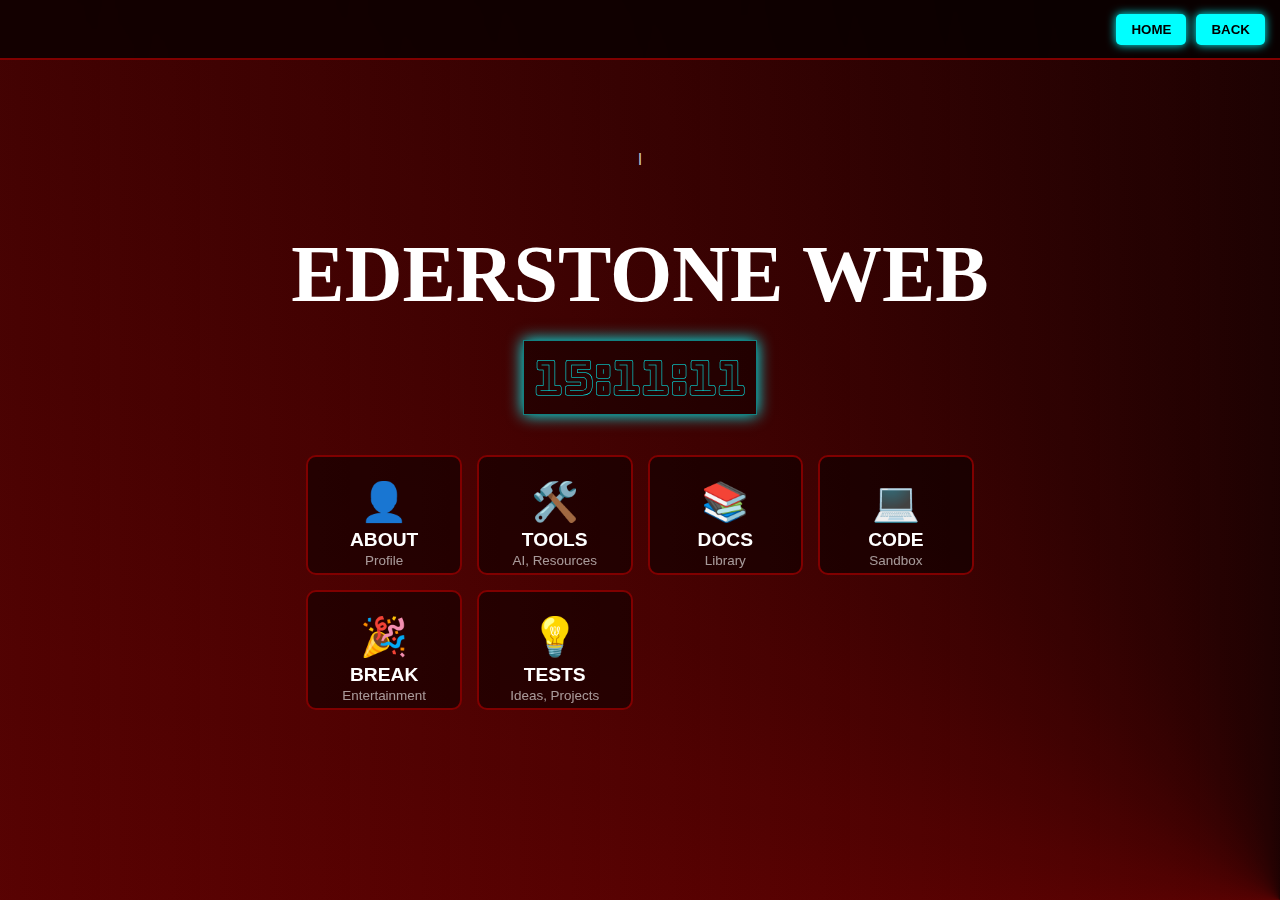
<file: index.html>
<!DOCTYPE html>
<html lang="en">
<head>
    
l<!-- Standard Favicon -->
<link rel="icon" type="image/png" sizes="32x32" href="assets/icons/favicon-32.png">
<link rel="icon" type="image/x-icon" href="assets/icons/favicon.ico">

<!-- Touch Icons -->
<link rel="apple-touch-icon" sizes="192x192" href="assets/icons/icon-192.png">
<link rel="apple-touch-icon" sizes="512x512" href="assets/icons/icon-512.png">

<!-- Web App Manifest -->
<link rel="manifest" href="manifest.json">
<meta name="theme-color" content="#000000">

    <meta charset="UTF-8">
    <meta name="viewport" content="width=device-width, initial-scale=1.0, maximum-scale=1.0, user-scalable=no">
    <title>EDERSTONE WEB - Home</title>
    <link rel="stylesheet" href="index.css">
    <link rel="preconnect" href="https://fonts.googleapis.com">
    <link rel="preconnect" href="https://fonts.gstatic.com" crossorigin>
    <link href="https://fonts.googleapis.com/css2?family=Press+Start+2P&family=Bungee+Outline&display=swap" rel="stylesheet">
</head>
<body>

    <div id="pixel-background"></div> 

    <header id="fixed-nav">
        <button id="home-btn" onclick="window.location.href='index.html'">HOME</button>
        <button id="back-btn">BACK</button>
    </header>

    <main id="main-content">
        
        <h1 id="main-title">EDERSTONE WEB</h1>

        <div id="time-display">
            <span id="current-time">00:00:00</span>
        </div>

        <div id="game-console"></div>

        <div class="navigation-grid">
            <a href="about.html" class="nav-button" data-label="Profile">
                <span class="icon">👤</span> About
            </a>
            <a href="tools.html" class="nav-button" data-label="AI, Resources">
                <span class="icon">🛠️</span> Tools
            </a>
            <a href="docs.html" class="nav-button" data-label="Library">
                <span class="icon">📚</span> Docs
            </a>
            <a href="code.html" class="nav-button" data-label="Sandbox">
                <span class="icon">💻</span> Code
            </a>
            <a href="break.html" class="nav-button" data-label="Entertainment">
                <span class="icon">🎉</span> Break
            </a>
            <a href="test.html" class="nav-button" data-label="Ideas, Projects">
                <span class="icon">💡</span> Tests
            </a>
        </div>

    </main>

    <script src="index.js"></script>
    <script>
  if ("serviceWorker" in navigator) {
    navigator.serviceWorker.register("/service-worker.js")
      .catch(err => console.log("SW registration failed:", err));
  }
</script>

</body>
</html>
</file>
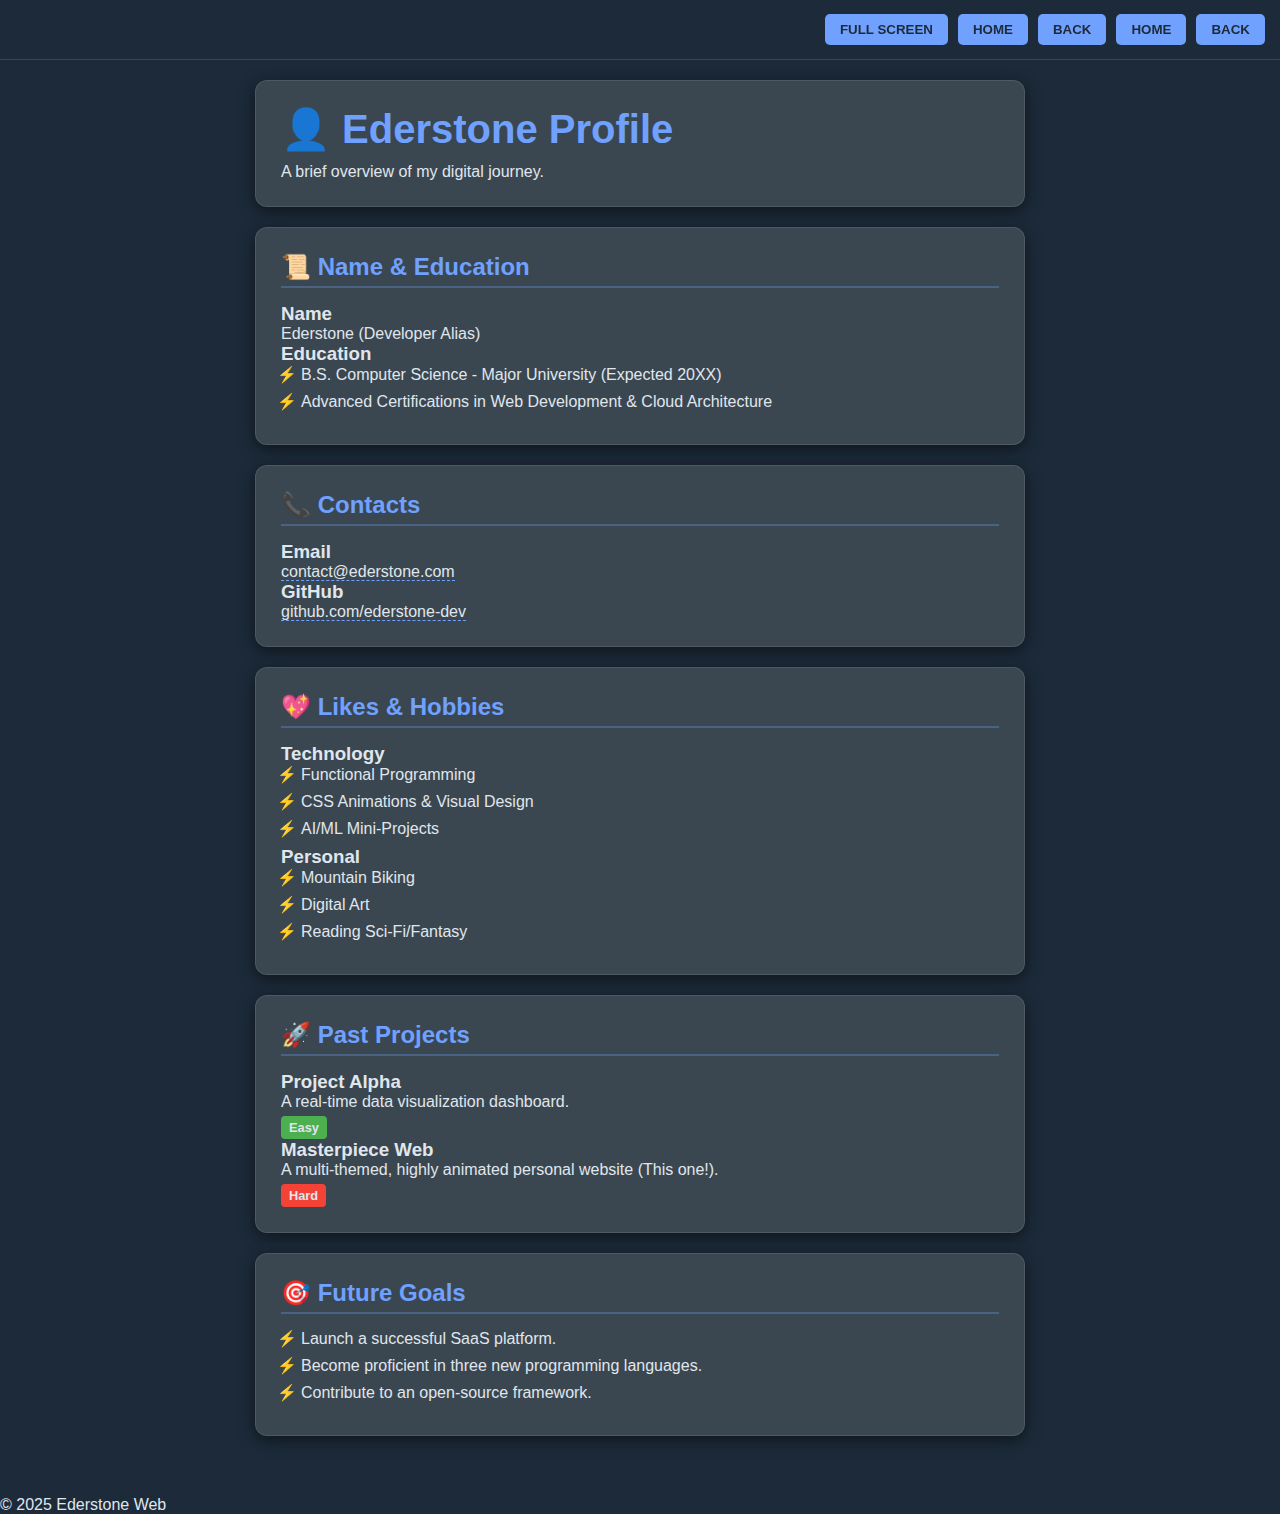
<file: about.html>
<!DOCTYPE html>
<html lang="en">
<head>

<!-- Standard Favicon -->
<link rel="icon" type="image/png" sizes="32x32" href="assets/icons/favicon-32.png">
<link rel="icon" type="image/x-icon" href="assets/icons/favicon.ico">

<!-- Touch Icons -->
<link rel="apple-touch-icon" sizes="192x192" href="assets/icons/icon-192.png">
<link rel="apple-touch-icon" sizes="512x512" href="assets/icons/icon-512.png">

<!-- Web App Manifest -->
<link rel="manifest" href="manifest.json">
<meta name="theme-color" content="#000000">


    <meta charset="UTF-8">
    <meta name="viewport" content="width=device-width, initial-scale=1.0, maximum-scale=1.0, user-scalable=no">
    <title>Ederstone Web - About</title>
    <link rel="stylesheet" href="about.css">
    <link rel="preconnect" href="https://fonts.googleapis.com">
    <link rel="preconnect" href="https://fonts.gstatic.com" crossorigin>
    <link href="https://fonts.googleapis.com/css2?family=Bungee+Inline&family=Roboto:wght@300;400;700&display=swap" rel="stylesheet">
</head>
<body>

    <header id="fixed-nav">
        
        <button id="fullscreen-btn">FULL SCREEN</button>
        <!-- END OF PASTE -->
        
        <button id="home-btn" onclick="window.location.href='index.html'">HOME</button>
        <button id="back-btn">BACK</button>
        <button id="home-btn">HOME</button>
        <button id="back-btn">BACK</button>
    </header>

    <main id="about-content">
        <section class="profile-card">
            <h1>👤 Ederstone Profile</h1>
            <p class="subtitle">A brief overview of my digital journey.</p>
        </section>

        <section class="profile-section" id="name-education">
            <h2>📜 Name & Education</h2>
            <div class="detail-block">
                <h3>Name</h3>
                <p>Ederstone (Developer Alias)</p>
            </div>
            <div class="detail-block">
                <h3>Education</h3>
                <ul>
                    <li>B.S. Computer Science - Major University (Expected 20XX)</li>
                    <li>Advanced Certifications in Web Development & Cloud Architecture</li>
                </ul>
            </div>
        </section>

        <section class="profile-section" id="contacts">
            <h2>📞 Contacts</h2>
            <div class="detail-block">
                <h3>Email</h3>
                <p><a href="mailto:contact@ederstone.com">contact@ederstone.com</a></p>
            </div>
            <div class="detail-block">
                <h3>GitHub</h3>
                <p><a href="https://github.com/ederstone-dev" target="_blank">github.com/ederstone-dev</a></p>
            </div>
        </section>

        <section class="profile-section" id="likes-hobbies">
            <h2>💖 Likes & Hobbies</h2>
            <div class="detail-list">
                <h3>Technology</h3>
                <ul>
                    <li>Functional Programming</li>
                    <li>CSS Animations & Visual Design</li>
                    <li>AI/ML Mini-Projects</li>
                </ul>
                <h3>Personal</h3>
                <ul>
                    <li>Mountain Biking</li>
                    <li>Digital Art</li>
                    <li>Reading Sci-Fi/Fantasy</li>
                </ul>
            </div>
        </section>

        <section class="profile-section" id="past-projects">
            <h2>🚀 Past Projects</h2>
            <div class="project-item">
                <h3>Project Alpha</h3>
                <p>A real-time data visualization dashboard.</p>
                <span class="difficulty easy">Easy</span>
            </div>
            <div class="project-item">
                <h3>Masterpiece Web</h3>
                <p>A multi-themed, highly animated personal website (This one!).</p>
                <span class="difficulty hard">Hard</span>
            </div>
        </section>

        <section class="profile-section" id="future-goals">
            <h2>🎯 Future Goals</h2>
            <ul>
                <li>Launch a successful SaaS platform.</li>
                <li>Become proficient in three new programming languages.</li>
                <li>Contribute to an open-source framework.</li>
            </ul>
        </section>

    </main>

    <footer>
        <p>&copy; 2025 Ederstone Web</p>
    </footer>

    <script src="about.js"></script>
</body>
</html>
</file>
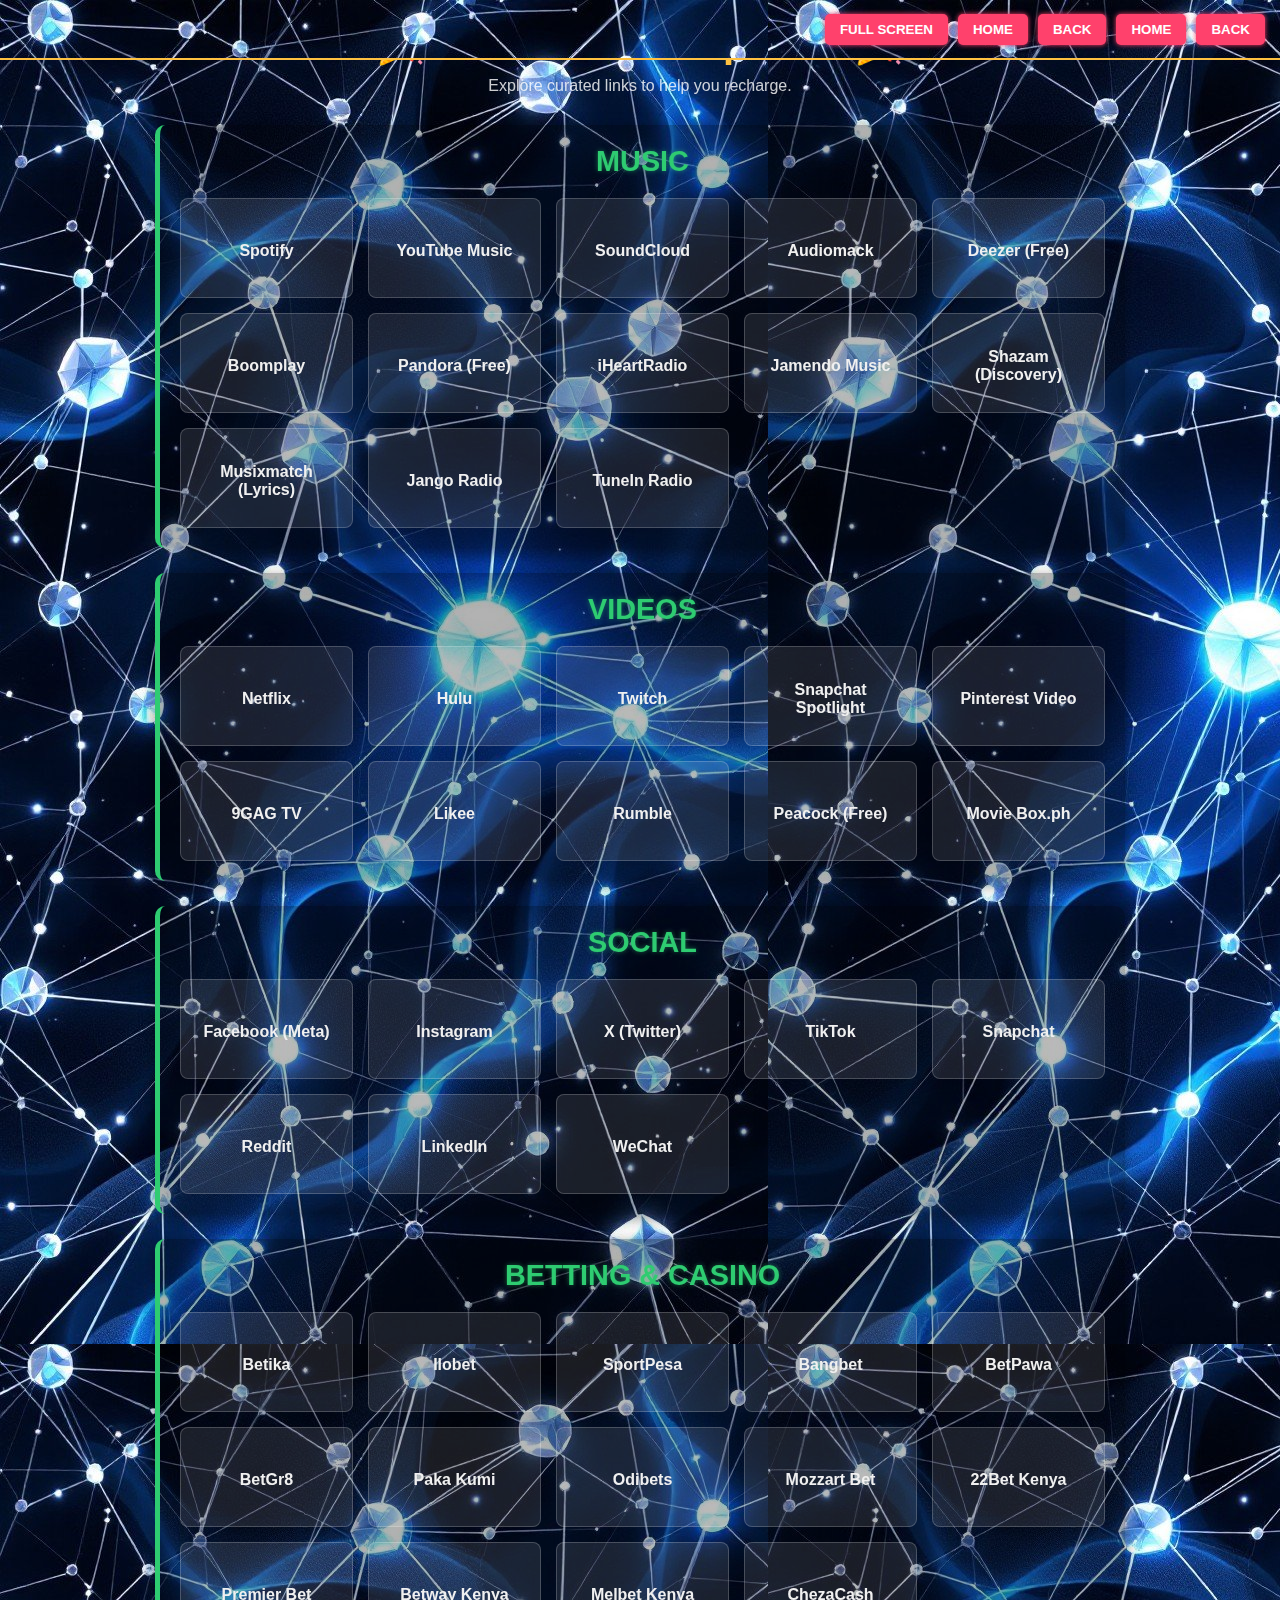
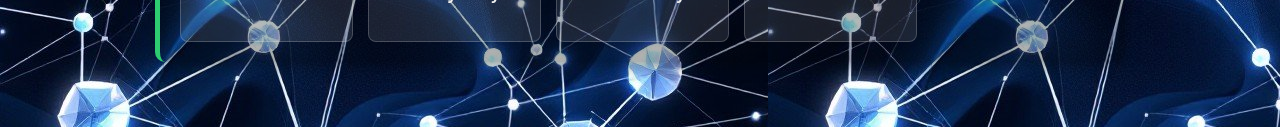
<file: break.html>
<!DOCTYPE html>
<html lang="en">
<head>

<!-- Standard Favicon -->
<link rel="icon" type="image/png" sizes="32x32" href="assets/icons/favicon-32.png">
<link rel="icon" type="image/x-icon" href="assets/icons/favicon.ico">

<!-- Touch Icons -->
<link rel="apple-touch-icon" sizes="192x192" href="assets/icons/icon-192.png">
<link rel="apple-touch-icon" sizes="512x512" href="assets/icons/icon-512.png">

<!-- Web App Manifest -->
<link rel="manifest" href="manifest.json">
<meta name="theme-color" content="#000000">


    <meta charset="UTF-8">
    <meta name="viewport" content="width=device-width, initial-scale=1.0, maximum-scale=1.0, user-scalable=no">
    <title>Ederstone Web - Take a Break!</title>
    <link rel="stylesheet" href="break.css">
    <link rel="stylesheet" href="https://cdnjs.cloudflare.com/ajax/libs/font-awesome/6.5.1/css/all.min.css">
</head>
<body>

    <header id="fixed-nav">
        <button id="fullscreen-btn">FULL SCREEN</button>
        
        <button id="home-btn" onclick="window.location.href='index.html'">HOME</button>
        <button id="back-btn">BACK</button>
        <button id="home-btn" onclick="window.location.href='index.html'">HOME</button>
        <button id="back-btn">BACK</button>
    </header>

    <main id="break-main-container">

        <h1 class="page-title">🎉 Time to Decompress! 🎉</h1>
        <p class="subtitle">Explore curated links to help you recharge.</p>
        
        <section class="category-section" id="music-platforms">
            <h2>MUSIC</h2>
            <div class="link-grid">
                <a href="https://spotify.com" target="_blank" class="link-card">
                    <i class="fab fa-spotify"></i>
                    <span>Spotify</span>
                </a>
                <a href="https://youtube.com/music" target="_blank" class="link-card">
                    <i class="fab fa-youtube"></i>
                    <span>YouTube Music</span>
                </a>
                <a href="https://soundcloud.com" target="_blank" class="link-card">
                    <i class="fab fa-soundcloud"></i>
                    <span>SoundCloud</span>
                </a>
                <a href="https://audiomack.com/" target="_blank" class="link-card">
    <i class="fas fa-headphones"></i>
    <span>Audiomack</span>
</a>

<a href="https://www.deezer.com/" target="_blank" class="link-card">
    <i class="fab fa-deezer"></i>
    <span>Deezer (Free)</span>
</a>

<a href="https://www.boomplay.com/" target="_blank" class="link-card">
    <i class="fas fa-play-circle"></i>
    <span>Boomplay</span>
</a>

<a href="https://www.pandora.com/" target="_blank" class="link-card">
    <i class="fas fa-broadcast-tower"></i>
    <span>Pandora (Free)</span>
</a>

<a href="https://www.iheart.com/" target="_blank" class="link-card">
    <i class="fas fa-heart"></i>
    <span>iHeartRadio</span>
</a>

<a href="https://www.jamendo.com/start" target="_blank" class="link-card">
    <i class="fas fa-compact-disc"></i>
    <span>Jamendo Music</span>
</a>

<a href="https://www.shazam.com/" target="_blank" class="link-card">
    <i class="fas fa-search-dollar"></i>
    <span>Shazam (Discovery)</span>
</a>

<a href="https://www.musixmatch.com/" target="_blank" class="link-card">
    <i class="fas fa-microphone-alt"></i>
    <span>Musixmatch (Lyrics)</span>
</a>

<a href="https://www.jango.com/" target="_blank" class="link-card">
    <i class="fas fa-satellite-dish"></i>
    <span>Jango Radio</span>
</a>

<a href="https://tunein.com/" target="_blank" class="link-card">
    <i class="fas fa-radio"></i>
    <span>TuneIn Radio</span>
</a>
            </div>
        </section>

        <section class="category-section" id="video-platforms">
            <h2>VIDEOS</h2>
            <div class="link-grid">
                <a href="https://netflix.com" target="_blank" class="link-card">
                    <i class="fas fa-video"></i>
                    <span>Netflix</span>
                </a>
                <a href="https://hulu.com" target="_blank" class="link-card">
                    <i class="fas fa-film"></i>
                    <span>Hulu</span>
                </a>
                <a href="https://twitch.tv" target="_blank" class="link-card">
                    <i class="fab fa-twitch"></i>
                    <span>Twitch</span>
                </a>
                <a href="https://www.snapchat.com/spotlight" target="_blank" class="link-card">
    <i class="fas fa-video"></i>
    <span>Snapchat Spotlight</span>
</a>

<a href="https://www.pinterest.com/videos/" target="_blank" class="link-card">
    <i class="fab fa-pinterest-p"></i>
    <span>Pinterest Video</span>
</a>

<a href="https://9gag.com/tv" target="_blank" class="link-card">
    <i class="fab fa-gg"></i> <span>9GAG TV</span>
</a>

<a href="https://likee.video/" target="_blank" class="link-card">
    <i class="fas fa-magic"></i> <span>Likee</span>
</a>

<a href="https://rumble.com/" target="_blank" class="link-card">
    <i class="fas fa-fire-alt"></i> <span>Rumble</span>
</a>

<a href="https://www.peacocktv.com/" target="_blank" class="link-card">
    <i class="fas fa-tv"></i>
    <span>Peacock (Free)</span>
</a>
<a href="https://moviebox.ph/" target="_blank" class="link-card">
    <i class="fas fa-film"></i>
    <span>Movie Box.ph</span>
</a>
            </div>
        </section>

        <section class="category-section" id="social-media">
            <h2>SOCIAL</h2>
            <div class="link-grid">
                <a href="https://facebook.com" target="_blank" class="link-card">
                    <i class="fab fa-facebook-f"></i>
                    <span>Facebook (Meta)</span>
                </a>
                <a href="https://instagram.com" target="_blank" class="link-card">
                    <i class="fab fa-instagram"></i>
                    <span>Instagram</span>
                </a>
                <a href="https://x.com" target="_blank" class="link-card">
                    <i class="fab fa-twitter"></i>
                    <span>X (Twitter)</span>
                </a>
                <a href="https://tiktok.com" target="_blank" class="link-card">
                    <i class="fab fa-tiktok"></i>
                    <span>TikTok</span>
                </a>
                <a href="https://www.snapchat.com/" target="_blank" class="link-card">
    <i class="fab fa-snapchat-ghost"></i>
    <span>Snapchat</span>
</a>

<a href="https://www.reddit.com/" target="_blank" class="link-card">
    <i class="fab fa-reddit-alien"></i>
    <span>Reddit</span>
</a>

<a href="https://www.linkedin.com/" target="_blank" class="link-card">
    <i class="fab fa-linkedin-in"></i>
    <span>LinkedIn</span>
</a>

<a href="https://www.wechat.com/" target="_blank" class="link-card">
    <i class="fab fa-weixin"></i> <span>WeChat</span>
</a>
            </div>
        </section>

        <section class="category-section" id="betting-sites">
            <h2>BETTING & CASINO</h2>
            <div class="link-grid">
                <a href="https://www.betika.com/" target="_blank" class="link-card">
    <i class="fas fa-futbol"></i>
    <span>Betika</span>
</a>

<a href="https://www.ilobet.com/" target="_blank" class="link-card">
    <i class="fas fa-money-bill-wave"></i>
    <span>Ilobet</span>
</a>

<a href="https://www.sportpesa.com/" target="_blank" class="link-card">
    <i class="fas fa-trophy"></i>
    <span>SportPesa</span>
</a>

<a href="https://www.bangbet.com/" target="_blank" class="link-card">
    <i class="fas fa-chart-line"></i>
    <span>Bangbet</span>
</a>

<a href="https://www.betpawa.co.ke/" target="_blank" class="link-card">
    <i class="fas fa-bolt"></i>
    <span>BetPawa</span>
</a>

<a href="https://www.betgr8.com/" target="_blank" class="link-card">
    <i class="fas fa-star"></i>
    <span>BetGr8</span>
</a>

<a href="https://www.pakakumi.com/" target="_blank" class="link-card">
    <i class="fas fa-dice"></i>
    <span>Paka Kumi</span>
</a>
<a href="https://odibets.com/" target="_blank" class="link-card">
    <i class="fas fa-gift"></i>
    <span>Odibets</span>
</a>

<a href="https://mozzartbet.co.ke/" target="_blank" class="link-card">
    <i class="fas fa-bullseye"></i>
    <span>Mozzart Bet</span>
</a>

<a href="https://22bet.co.ke/" target="_blank" class="link-card">
    <i class="fas fa-globe"></i>
    <span>22Bet Kenya</span>
</a>

<a href="https://www.premierbet.co.ke/" target="_blank" class="link-card">
    <i class="fas fa-medal"></i>
    <span>Premier Bet</span>
</a>

<a href="https://www.betway.co.ke/" target="_blank" class="link-card">
    <i class="fas fa-check-circle"></i>
    <span>Betway Kenya</span>
</a>

<a href="https://melbet.co.ke/" target="_blank" class="link-card">
    <i class="fas fa-dice-three"></i>
    <span>Melbet Kenya</span>
</a>

<a href="https://chezacash.com/" target="_blank" class="link-card">
    <i class="fas fa-wallet"></i>
    <span>ChezaCash</span>
</a>
            </div>
        </section>
        
    </main>
    
    <div id="fireworks-container"></div>

    <script src="break.js"></script>
</body>
</html>
</file>
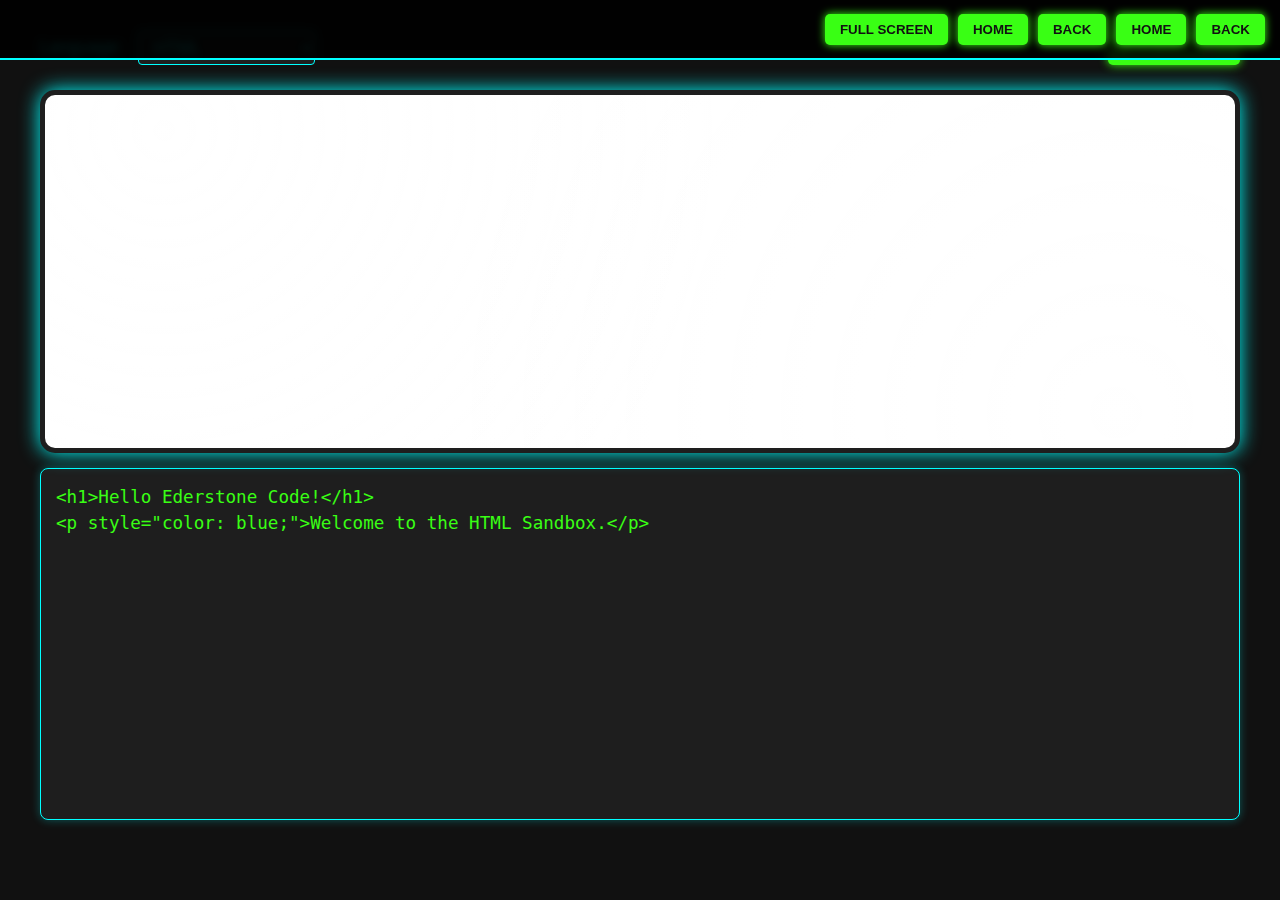
<file: code.html>
<!DOCTYPE html>
<html lang="en">
<head>

<!-- Standard Favicon -->
<link rel="icon" type="image/png" sizes="32x32" href="assets/icons/favicon-32.png">
<link rel="icon" type="image/x-icon" href="assets/icons/favicon.ico">

<!-- Touch Icons -->
<link rel="apple-touch-icon" sizes="192x192" href="assets/icons/icon-192.png">
<link rel="apple-touch-icon" sizes="512x512" href="assets/icons/icon-512.png">

<!-- Web App Manifest -->
<link rel="manifest" href="manifest.json">
<meta name="theme-color" content="#000000">


    <meta charset="UTF-8">
    <meta name="viewport" content="width=device-width, initial-scale=1.0, maximum-scale=1.0, user-scalable=no">
    <title>Ederstone Web - Code Sandbox</title>
    <link rel="stylesheet" href="code.css">
    <link rel="preconnect" href="https://fonts.googleapis.com">
    <link rel="preconnect" href="https://fonts.gstatic.com" crossorigin>
    <link href="https://fonts.googleapis.com/css2?family=VT323&display=swap" rel="stylesheet">
</head>
<body>

    <header id="fixed-nav">
        <button id="fullscreen-btn">FULL SCREEN</button>
        
        <button id="home-btn" onclick="window.location.href='index.html'">HOME</button>
        <button id="back-btn">BACK</button>
        <button id="home-btn" onclick="window.location.href='index.html'">HOME</button>
        <button id="back-btn">BACK</button>
    </header>

    <main id="code-sandbox-container">
        
        <div id="controls-bar">
            <label for="language-selector">Language:</label>
            <select id="language-selector">
                <option value="html">HTML</option>
                <option value="css">CSS</option>
                <option value="javascript">JavaScript</option>
                <option value="python">Python (Pyodide)</option>
            </select>
            
            <button id="run-btn">RUN CODE 🚀</button>
        </div>

        <div id="output-screen-wrapper">
            <div id="screen-glare"></div>
            <iframe id="output-screen" sandbox="allow-scripts allow-forms allow-same-origin">
                </iframe>
            <div id="error-console" class="hidden">
                Error: Check your syntax.
            </div>
        </div>
        
        <div id="editor-wrapper">
            <textarea id="code-editor" placeholder="Write your code here..."></textarea>
        </div>

    </main>

    <script src="code.js"></script>
    
    </body>
</html>
</file>
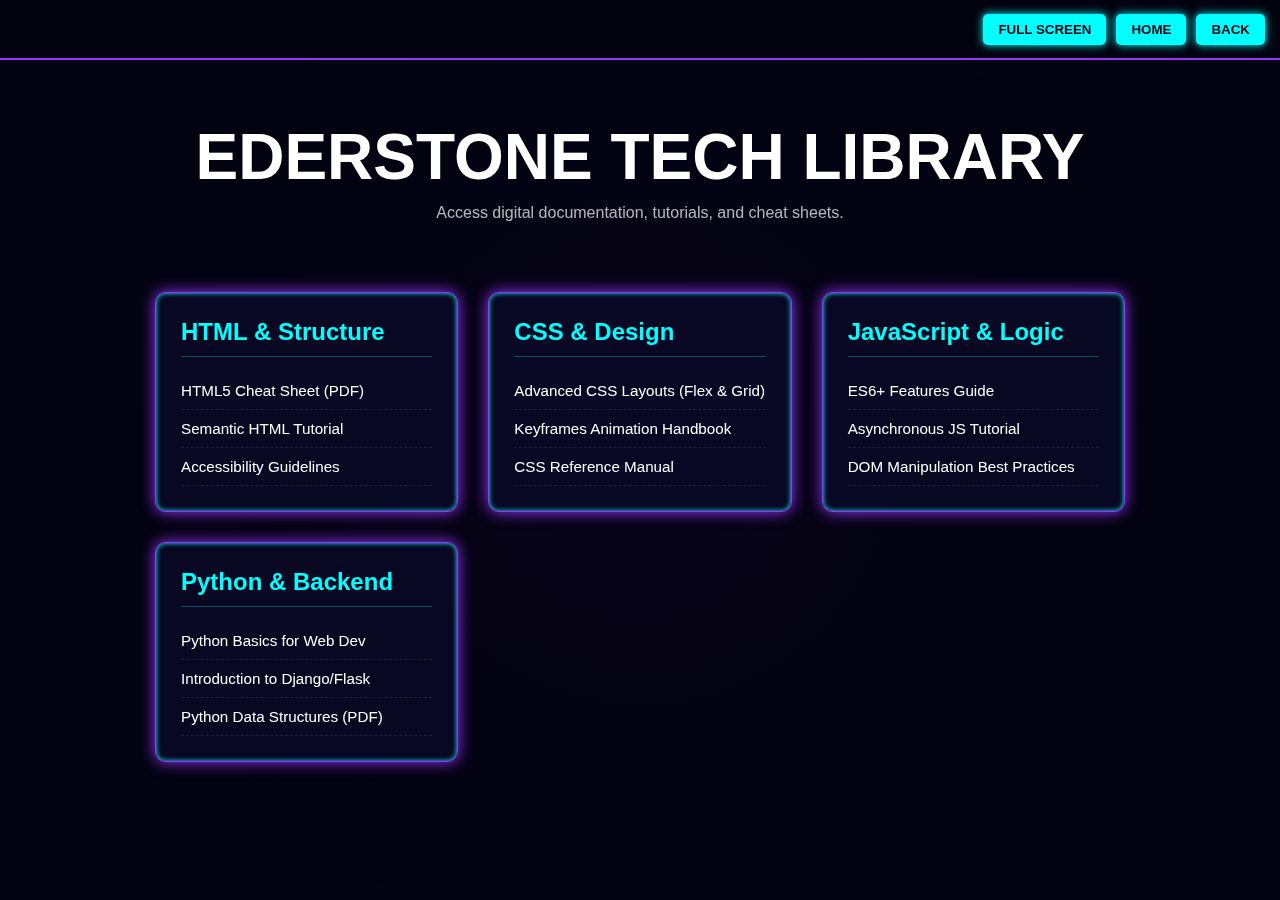
<file: docs.html>
<!DOCTYPE html>
<html lang="en">
<head>

<!-- Standard Favicon -->
<link rel="icon" type="image/png" sizes="32x32" href="assets/icons/favicon-32.png">
<link rel="icon" type="image/x-icon" href="assets/icons/favicon.ico">

<!-- Touch Icons -->
<link rel="apple-touch-icon" sizes="192x192" href="assets/icons/icon-192.png">
<link rel="apple-touch-icon" sizes="512x512" href="assets/icons/icon-512.png">

<!-- Web App Manifest -->
<link rel="manifest" href="manifest.json">
<meta name="theme-color" content="#000000">

    <meta charset="UTF-8">
    <meta name="viewport" content="width=device-width, initial-scale=1.0, maximum-scale=1.0, user-scalable=no">
    <title>Ederstone Web - Tech Library</title>
    <link rel="stylesheet" href="docs.css">
    <link rel="preconnect" href="https://fonts.googleapis.com">
    <link rel="preconnect" href="https://fonts.gstatic.com" crossorigin>
    <link href="https://fonts.googleapis.com/css2?family=Orbitron:wght@400;700&display=swap" rel="stylesheet">
</head>
<body>

    <header id="fixed-nav">
        <button id="fullscreen-btn">FULL SCREEN</button>
        <button id="home-btn" onclick="window.location.href='index.html'">HOME</button>
        <button id="back-btn">BACK</button>
    </header>

    <main id="docs-main-container">

        <section id="library-header">
            <h1 id="library-title">EDERSTONE TECH LIBRARY</h1>
            <p class="subtitle">Access digital documentation, tutorials, and cheat sheets.</p>
        </section>

        <div id="document-categories">
            
            <section class="doc-category" id="category-html">
                <h2>HTML & Structure</h2>
                <div class="doc-links">
                    <a href="docs/html-cheatsheet.pdf" target="_blank" class="doc-link">HTML5 Cheat Sheet (PDF)</a>
                    <a href="#" class="doc-link">Semantic HTML Tutorial</a>
                    <a href="#" class="doc-link">Accessibility Guidelines</a>
                </div>
            </section>

            <section class="doc-category" id="category-css">
                <h2>CSS & Design</h2>
                <div class="doc-links">
                    <a href="#" class="doc-link">Advanced CSS Layouts (Flex & Grid)</a>
                    <a href="#" class="doc-link">Keyframes Animation Handbook</a>
                    <a href="docs/css-reference.pdf" target="_blank" class="doc-link">CSS Reference Manual</a>
                </div>
            </section>

            <section class="doc-category" id="category-javascript">
                <h2>JavaScript & Logic</h2>
                <div class="doc-links">
                    <a href="#" class="doc-link">ES6+ Features Guide</a>
                    <a href="#" class="doc-link">Asynchronous JS Tutorial</a>
                    <a href="#" class="doc-link">DOM Manipulation Best Practices</a>
                </div>
            </section>

            <section class="doc-category" id="category-python">
                <h2>Python & Backend</h2>
                <div class="doc-links">
                    <a href="#" class="doc-link">Python Basics for Web Dev</a>
                    <a href="#" class="doc-link">Introduction to Django/Flask</a>
                    <a href="docs/python-data-structures.pdf" target="_blank" class="doc-link">Python Data Structures (PDF)</a>
                </div>
            </section>
            
        </div>
    </main>
    
    <div id="scroll-wave-overlay"></div>

    <script src="docs.js"></script>
</body>
</html>
</file>
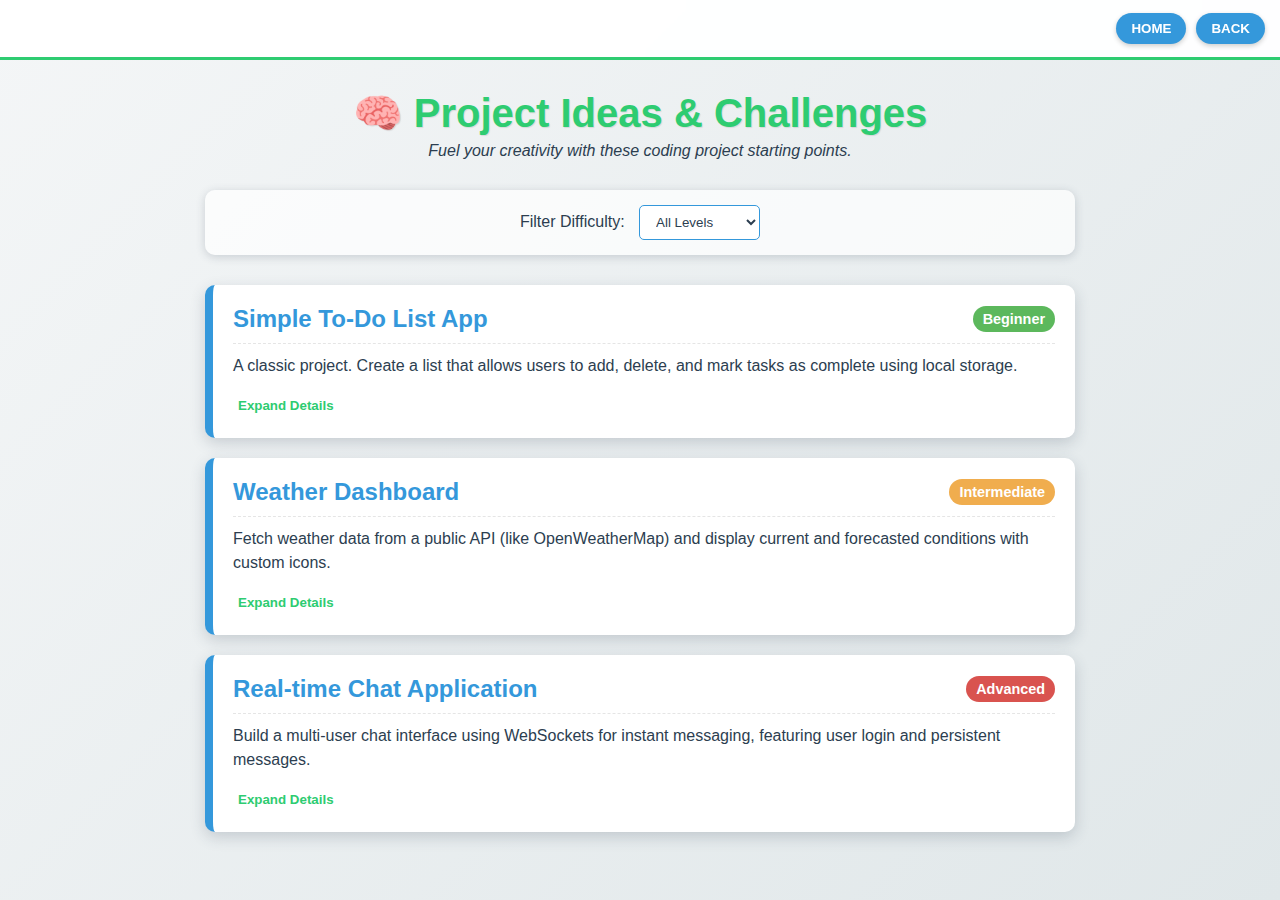
<file: test.html>
<!DOCTYPE html>
<html lang="en">
<head>

<!-- Standard Favicon -->
<link rel="icon" type="image/png" sizes="32x32" href="assets/icons/favicon-32.png">
<link rel="icon" type="image/x-icon" href="assets/icons/favicon.ico">

<!-- Touch Icons -->
<link rel="apple-touch-icon" sizes="192x192" href="assets/icons/icon-192.png">
<link rel="apple-touch-icon" sizes="512x512" href="assets/icons/icon-512.png">

<!-- Web App Manifest -->
<link rel="manifest" href="manifest.json">
<meta name="theme-color" content="#000000">


    <meta charset="UTF-8">
    <meta name="viewport" content="width=device-width, initial-scale=1.0, maximum-scale=1.0, user-scalable=no">
    <title>Ederstone Web - Project Ideas</title>
    <link rel="stylesheet" href="test.css">
    <link rel="stylesheet" href="https://cdnjs.cloudflare.com/ajax/libs/font-awesome/6.5.1/css/all.min.css">
</head>
<body>

    <header id="fixed-nav">
        <button id="home-btn" onclick="window.location.href='index.html'">HOME</button>
        <button id="back-btn">BACK</button>
    </header>

    <main id="test-main-container">

        <h1 class="page-title">🧠 Project Ideas & Challenges</h1>
        <p class="subtitle">Fuel your creativity with these coding project starting points.</p>
        
        <div id="filter-controls">
            <label for="difficulty-filter">Filter Difficulty:</label>
            <select id="difficulty-filter">
                <option value="all">All Levels</option>
                <option value="beginner">Beginner</option>
                <option value="intermediate">Intermediate</option>
                <option value="advanced">Advanced</option>
            </select>
        </div>

        <div id="project-ideas-list">
            
            <article class="project-card" data-difficulty="beginner">
                <div class="card-header">
                    <h2>Simple To-Do List App</h2>
                    <span class="difficulty-tag beginner">Beginner</span>
                </div>
                <div class="card-body">
                    <p class="description">A classic project. Create a list that allows users to add, delete, and mark tasks as complete using local storage.</p>
                    <button class="expand-btn"><i class="fas fa-plus-circle"></i> Expand Details</button>
                    <div class="details-content hidden">
                        <h3>Tech Focus:</h3>
                        <ul>
                            <li>HTML, CSS, Vanilla JavaScript (DOM manipulation)</li>
                            <li>Local Storage API</li>
                        </ul>
                    </div>
                </div>
            </article>

            <article class="project-card" data-difficulty="intermediate">
                <div class="card-header">
                    <h2>Weather Dashboard</h2>
                    <span class="difficulty-tag intermediate">Intermediate</span>
                </div>
                <div class="card-body">
                    <p class="description">Fetch weather data from a public API (like OpenWeatherMap) and display current and forecasted conditions with custom icons.</p>
                    <button class="expand-btn"><i class="fas fa-plus-circle"></i> Expand Details</button>
                    <div class="details-content hidden">
                        <h3>Tech Focus:</h3>
                        <ul>
                            <li>Async/Await & Fetch API</li>
                            <li>Data processing (JSON)</li>
                            <li>Responsive design</li>
                        </ul>
                    </div>
                </div>
            </article>

            <article class="project-card" data-difficulty="advanced">
                <div class="card-header">
                    <h2>Real-time Chat Application</h2>
                    <span class="difficulty-tag advanced">Advanced</span>
                </div>
                <div class="card-body">
                    <p class="description">Build a multi-user chat interface using WebSockets for instant messaging, featuring user login and persistent messages.</p>
                    <button class="expand-btn"><i class="fas fa-plus-circle"></i> Expand Details</button>
                    <div class="details-content hidden">
                        <h3>Tech Focus:</h3>
                        <ul>
                            <li>Node.js (or Python) Backend</li>
                            <li>WebSockets (e.g., Socket.io)</li>
                            <li>Basic database (e.g., SQLite)</li>
                        </ul>
                    </div>
                </div>
            </article>

        </div>
    </main>

    <script src="test.js"></script>
</body>
</html>
</file>
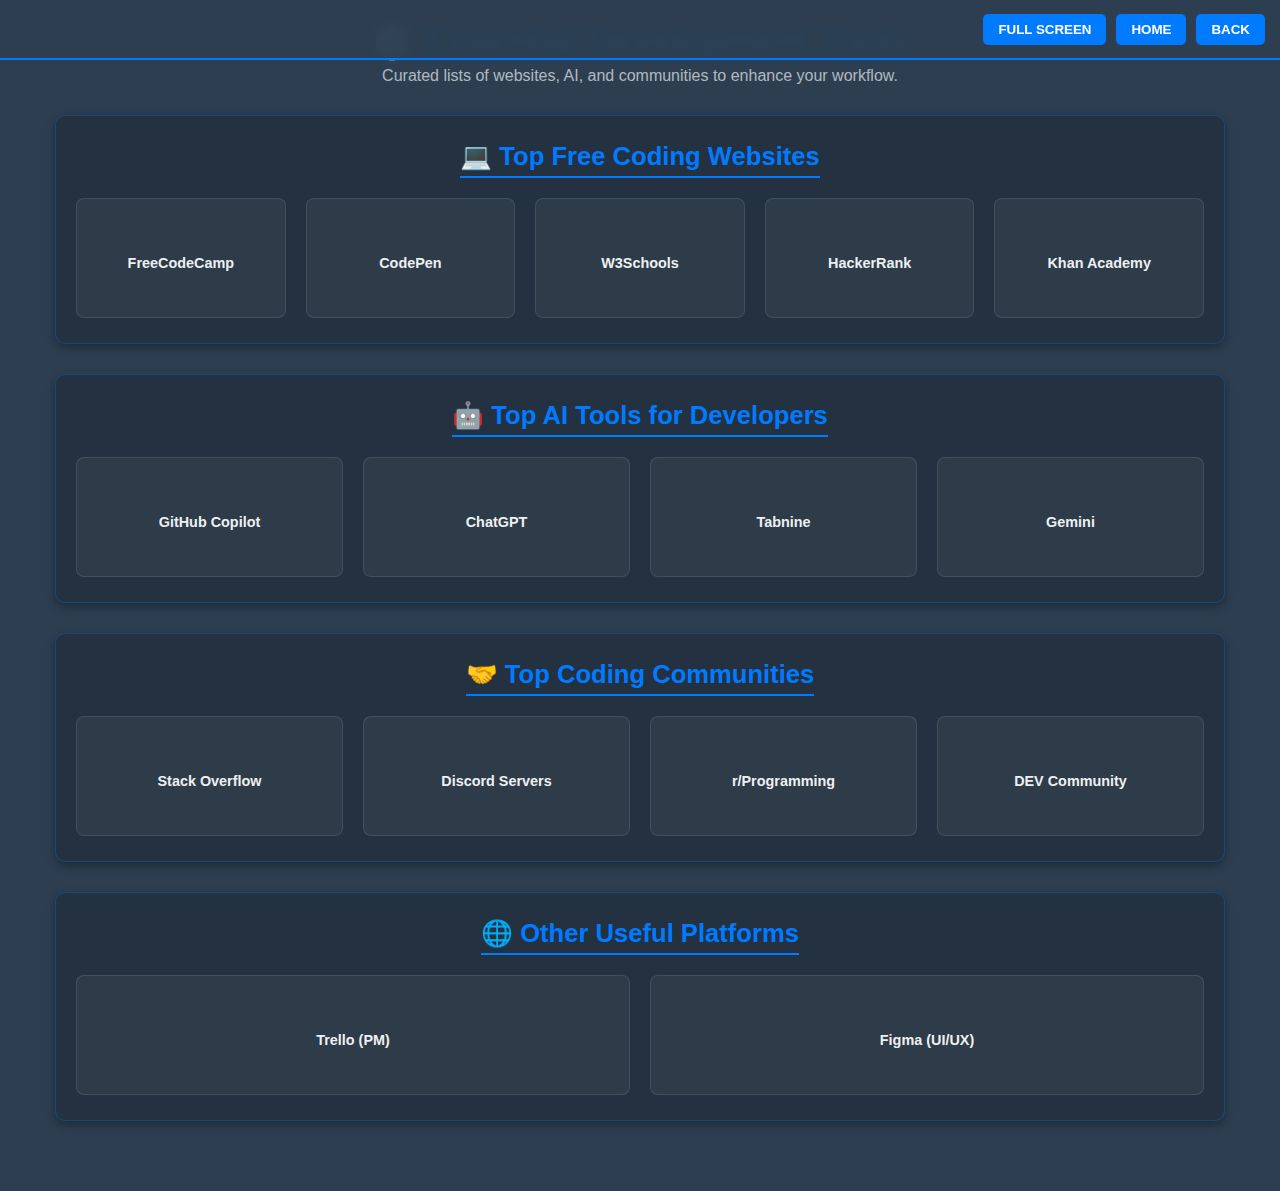
<file: tools.html>
<!DOCTYPE html>
<html lang="en">
<head>

<!-- Standard Favicon -->
<link rel="icon" type="image/png" sizes="32x32" href="assets/icons/favicon-32.png">
<link rel="icon" type="image/x-icon" href="assets/icons/favicon.ico">

<!-- Touch Icons -->
<link rel="apple-touch-icon" sizes="192x192" href="assets/icons/icon-192.png">
<link rel="apple-touch-icon" sizes="512x512" href="assets/icons/icon-512.png">

<!-- Web App Manifest -->
<link rel="manifest" href="manifest.json">
<meta name="theme-color" content="#000000">


    <meta charset="UTF-8">
    <meta name="viewport" content="width=device-width, initial-scale=1.0, maximum-scale=1.0, user-scalable=no">
    <title>Ederstone Web - Development Tools</title>
    <link rel="stylesheet" href="tools.css">
    <link rel="stylesheet" href="https://cdnjs.cloudflare.com/ajax/libs/font-awesome/6.5.1/css/all.min.css">
</head>
<body>

    <header id="fixed-nav">
        <button id="fullscreen-btn">FULL SCREEN</button>
        <button id="home-btn" onclick="window.location.href='index.html'">HOME</button>
        <button id="back-btn">BACK</button>
    </header>

    <main id="tools-main-container">

        <h1 class="page-title">⚙️ Essential Development Tools</h1>
        <p class="subtitle">Curated lists of websites, AI, and communities to enhance your workflow.</p>
        
        <section class="tool-category" id="coding-websites">
            <h2>💻 Top Free Coding Websites</h2>
            <div class="tool-grid">
                <a href="https://freecodecamp.org" target="_blank" class="tool-link-card" data-category="web">
                    <i class="fab fa-free-code-camp"></i>
                    <span>FreeCodeCamp</span>
                </a>
                <a href="https://codepen.io" target="_blank" class="tool-link-card" data-category="design">
                    <i class="fab fa-codepen"></i>
                    <span>CodePen</span>
                </a>
                <a href="https://w3schools.com" target="_blank" class="tool-link-card" data-category="docs">
                    <i class="fas fa-book"></i>
                    <span>W3Schools</span>
                </a>
                <a href="https://hackerrank.com" target="_blank" class="tool-link-card" data-category="challenge">
                    <i class="fas fa-code"></i>
                    <span>HackerRank</span>
                </a>
                <a href="https://khanacademy.org" target="_blank" class="tool-link-card" data-category="education">
                    <i class="fas fa-graduation-cap"></i>
                    <span>Khan Academy</span>
                </a>
            </div>
        </section>

        <section class="tool-category" id="ai-tools">
            <h2>🤖 Top AI Tools for Developers</h2>
            <div class="tool-grid">
                <a href="https://github.com/features/copilot" target="_blank" class="tool-link-card" data-category="code">
                    <i class="fas fa-robot"></i>
                    <span>GitHub Copilot</span>
                </a>
                <a href="https://chatgpt.com" target="_blank" class="tool-link-card" data-category="chat">
                    <i class="fas fa-comment-dots"></i>
                    <span>ChatGPT</span>
                </a>
                <a href="https://tabnine.com" target="_blank" class="tool-link-card" data-category="code">
                    <i class="fas fa-brain"></i>
                    <span>Tabnine</span>
                </a>
                <a href="https://gemini.google.com" target="_blank" class="tool-link-card" data-category="chat">
                    <i class="fas fa-meteor"></i>
                    <span>Gemini</span>
                </a>
            </div>
        </section>

        <section class="tool-category" id="coding-communities">
            <h2>🤝 Top Coding Communities</h2>
            <div class="tool-grid">
                <a href="https://stackoverflow.com" target="_blank" class="tool-link-card" data-category="help">
                    <i class="fab fa-stack-overflow"></i>
                    <span>Stack Overflow</span>
                </a>
                <a href="https://discord.com" target="_blank" class="tool-link-card" data-category="chat">
                    <i class="fab fa-discord"></i>
                    <span>Discord Servers</span>
                </a>
                <a href="https://reddit.com/r/programming" target="_blank" class="tool-link-card" data-category="forum">
                    <i class="fab fa-reddit-alien"></i>
                    <span>r/Programming</span>
                </a>
                <a href="https://dev.to" target="_blank" class="tool-link-card" data-category="blog">
                    <i class="fab fa-dev"></i>
                    <span>DEV Community</span>
                </a>
            </div>
        </section>
        
        <section class="tool-category" id="other-platforms">
            <h2>🌐 Other Useful Platforms</h2>
            <div class="tool-grid">
                <a href="https://trello.com" target="_blank" class="tool-link-card" data-category="project">
                    <i class="fab fa-trello"></i>
                    <span>Trello (PM)</span>
                </a>
                <a href="https://figma.com" target="_blank" class="tool-link-card" data-category="design">
                    <i class="fab fa-figma"></i>
                    <span>Figma (UI/UX)</span>
                </a>
            </div>
        </section>

    </main>

    <script src="tools.js"></script>
</body>
</html>
</file>
<file: index.css>
/* --- 0. General Setup --- */
:root {
    --color-maroon: #800000;
    --color-black: #000000;
    --color-neon-blue: #00ffff;
    --nav-height: 60px;
}

* {
    box-sizing: border-box;
    margin: 0;
    padding: 0;
}

html, body {
    display: flex;
    overflow-x: hidden; 
    width: 100%;
    min-height: 100vh;
    font-family: 'Roboto', sans-serif;
    color: #e0e0e0;
}

/* --- 1. Background Gradient (Maroon + Black 3D Blended Rotational) --- */

@keyframes rotate-gradient {
    0% { background-position: 0% 50%; }
    50% { background-position: 100% 50%; }
    100% { background-position: 0% 50%; }
}

body {
    /* Using a conic gradient to simulate a rotational, 3D blend */
    background: conic-gradient(from 45deg at 50% 50%, 
                var(--color-black) 0%, 
                var(--color-maroon) 50%, 
                var(--color-black) 100%);
    background-size: 200% 200%; /* Allows for movement */
    animation: rotate-gradient 30s ease infinite;
    display: flex;
    flex-direction: column;
    align-items: center;
    justify-content: center;
}

/* --- 2. Horizontal Smoke Movement Animation (Overlay) --- */

@keyframes smoke-flow {
    0% { background-position: 0% 0%; }
    100% { background-position: 100% 0%; }
}

body::before {
    content: '';
    position: fixed;
    top: 0;
    left: 0;
    width: 100%;
    height: 100%;
    /* Subtle smoke texture using a gradient mask */
    background: repeating-linear-gradient(
        90deg, 
        rgba(25, 25, 25, 0.1) 0px, 
        rgba(10, 10, 10, 0.1) 50px
    );
    background-size: 300% 100%;
    animation: smoke-flow 60s linear infinite;
    pointer-events: none;
    z-index: 1; 
}


/* --- 3. Fixed Navigation Styling (Consistent Style) --- */
#fixed-nav {
    position: fixed;
    top: 0;
    left: 0;
    width: 100%;
    height: var(--nav-height);
    display: flex;
    justify-content: flex-end;
    align-items: center;
    padding: 0 15px;
    background: rgba(0, 0, 0, 0.7); /* Dark semi-transparent */
    backdrop-filter: blur(4px);
    z-index: 100;
    border-bottom: 2px solid var(--color-maroon);
}

#fixed-nav button {
    background-color: var(--color-neon-blue);
    color: var(--color-black);
    border: none;
    padding: 8px 15px;
    margin-left: 10px;
    cursor: pointer;
    font-weight: 700;
    border-radius: 5px;
    transition: background-color 0.3s, transform 0.1s;
    box-shadow: 0 0 10px var(--color-neon-blue);
}

/* --- 4. Main Content, Title, and Time --- */

#main-content {
    text-align: center;
    padding: var(--nav-height) 20px 40px;
    z-index: 5; /* Ensure content is above smoke overlay */
}

/* Title: Glowing, Pulse, or Shimmer */
@keyframes title-glow {
    0% { text-shadow: 0 0 5px var(--color-maroon), 0 0 10px var(--color-neon-blue); }
    50% { text-shadow: 0 0 15px var(--color-neon-blue), 0 0 30px var(--color-maroon); }
    100% { text-shadow: 0 0 5px var(--color-maroon), 0 0 10px var(--color-neon-blue); }
}

#main-title {
    font-family: 'Bungee Inline', cursive;
    font-size: clamp(2.5em, 8vw, 5em);
    color: #fff;
    margin-bottom: 20px;
    animation: title-glow 4s infinite alternate ease-in-out;
}

#time-display {
    margin-bottom: 40px;
}

#current-time {
    font-family: 'Bungee Outline', sans-serif; /* Using Bungee Outline for the BongBong aesthetic */
    font-size: clamp(1.5em, 5vw, 3em);
    color: var(--color-neon-blue);
    display: inline-block;
    padding: 5px 10px;
    border: 1px solid rgba(0, 255, 255, 0.5);
    background-color: rgba(0, 0, 0, 0.4);
    box-shadow: 0 0 15px var(--color-neon-blue);
}

/* --- 5. Futuristic Interactive Buttons --- */

/* --- 5. Futuristic Interactive Buttons (UPDATED FIX) --- */

.navigation-grid {
    display: grid;
    /* FIX: Reduced min width to ensure 3 columns fit on smaller screens for all 6 tabs */
    grid-template-columns: repeat(auto-fit, minmax(140px, 1fr)); 
    
    gap: 15px; /* Tighter gap for better space utilization */
    
    width: 100%; 
    
    /* Ensure content has padding and uses full viewport width */
    padding: 0 15px; 
    
    /* max-width removed if it was there, or kept if it applies to larger screens */
    /* max-width: 1000px; */ 
}

.nav-button {
    display: flex;
    flex-direction: column;
    align-items: center;
    justify-content: center;
    height: 120px;
    background: rgba(0, 0, 0, 0.5); /* Transparent background */
    color: #fff;
    text-decoration: none;
    font-size: 1.2em;
    font-weight: 700;
    border: 2px solid var(--color-maroon);
    border-radius: 10px;
    transition: all 0.3s ease;
    position: relative;
    overflow: hidden;
    cursor: pointer;
    text-transform: uppercase;
}

/* Glowing effect on hover */
.nav-button:hover {
    border-color: var(--color-neon-blue);
    box-shadow: 0 0 20px rgba(0, 255, 255, 0.8), 0 0 5px rgba(255, 255, 255, 0.5) inset;
    transform: translateY(-5px) scale(1.02);
}

/* Tooltip/Label effect using data-label */
.nav-button::after {
    content: attr(data-label);
    position: absolute;
    bottom: 5px;
    left: 0;
    width: 100%;
    font-size: 0.7em;
    font-weight: 400;
    color: rgba(255, 255, 255, 0.6);
    text-transform: none;
    transition: opacity 0.3s;
}

.nav-button:hover::after {
    color: var(--color-neon-blue);
}

.nav-button .icon {
    font-size: 2em;
    margin-bottom: 5px;
}
</file>
<file: break.css>
/* --- 0. General Setup and Variables --- */
:root {
    --fun-bg: #141e30; /* Deep blue night sky base */
    --accent-red: #ff416c;
    --accent-yellow: #ffc141;
    --accent-green: #2ecc71;
    --card-bg: rgba(255, 255, 255, 0.1);
    --nav-height: 60px;
}

* {
    box-sizing: border-box;
    margin: 0;
    padding: 0;
}

html, body {
    overflow-x: hidden; 
    min-height: 100vh;
    font-family: 'Arial', sans-serif;
    background-image: url('myImageBg.jpg'); /* Or .png, depending on the file type */
    color: #f0f0f0;
    position: relative;
}

/* --- 1. Fixed Navigation Styling (Consistent Style) --- */
#fixed-nav {
    position: fixed;
    top: 0;
    left: 0;
    width: 100%;
    height: var(--nav-height);
    display: flex;
    justify-content: flex-end;
    align-items: center;
    padding: 0 15px;
    background-image: url('myImageBg.jpg'); /* Or .png, depending on the file type */
    backdrop-filter: blur(4px);
    z-index: 100;
    border-bottom: 2px solid var(--accent-yellow);
}

#fixed-nav button {
    background-color: var(--accent-red);
    color: white;
    border: none;
    padding: 8px 15px;
    margin-left: 10px;
    cursor: pointer;
    font-weight: 700;
    border-radius: 5px;
    transition: all 0.2s ease;
    box-shadow: 0 0 5px var(--accent-red);
}

#fixed-nav button:hover {
    background-color: #ff6888;
    transform: scale(1.05);
}

/* --- 2. Fireworks Animation (Continuous but Subtle) --- */

#fireworks-container {
    position: fixed;
    top: 0;
    left: 0;
    width: 100%;
    height: 100%;
    pointer-events: none;
    z-index: 1; /* Below the main content */
}

/* Base style for a single firework particle (using box-shadow to create sparks) */
.firework-particle {
    position: absolute;
    width: 5px;
    height: 5px;
    border-radius: 50%;
    opacity: 0;
    animation: firework-burst 5s infinite;
}

@keyframes firework-burst {
    0% {
        transform: translate(var(--x), var(--y));
        opacity: 0;
        box-shadow: 0 0 0 0 #fff;
    }
    1% {
        opacity: 1;
    }
    50% {
        opacity: 1;
        box-shadow: 
            /* Four directions for the burst effect */
            10px 10px 0 var(--color), -10px 10px 0 var(--color),
            10px -10px 0 var(--color), -10px -10px 0 var(--color);
    }
    100% {
        transform: translate(var(--x-end), var(--y-end)) scale(0.5);
        opacity: 0;
        box-shadow: 0 0 0 0 var(--color);
    }
}

/* JS will dynamically create and position these particles */


/* --- 3. Main Content and Layout --- */
#break-main-container {
    padding-top: 20px;
    padding-bottom: 40px;
    max-width: 1000px;
    margin: 0 auto;
    padding-left: 15px;
    padding-right: 15px;
    text-align: center;
    z-index: 5; /* Above fireworks */
    position: relative;
}

.page-title {
    color: var(--accent-yellow);
    font-size: 2.5em;
    margin-bottom: 10px;
}

.subtitle {
    color: rgba(255, 255, 255, 0.8);
    margin-bottom: 30px;
}

.category-section {
    background-color: rgba(0, 0, 0, 0.3);
    padding: 20px;
    border-radius: 10px;
    margin-bottom: 25px;
    border-left: 5px solid var(--accent-green);
    box-shadow: 0 4px 15px rgba(0, 0, 0, 0.4);
}

.category-section h2 {
    color: var(--accent-green);
    margin-bottom: 20px;
    font-size: 1.8em;
    text-shadow: 0 0 5px rgba(46, 204, 113, 0.5);
}

.link-grid {
    display: grid;
    grid-template-columns: repeat(auto-fit, minmax(150px, 1fr));
    gap: 15px;
}

.link-card {
    display: flex;
    flex-direction: column;
    align-items: center;
    justify-content: center;
    padding: 15px;
    text-decoration: none;
    color: #f0f0f0;
    background: var(--card-bg);
    border-radius: 8px;
    transition: all 0.3s ease;
    border: 1px solid rgba(255, 255, 255, 0.2);
    position: relative;
    overflow: hidden;
    height: 100px;
}

.link-card i {
    font-size: 2em;
    margin-bottom: 5px;
    color: var(--accent-yellow); /* Default icon color */
}

.link-card span {
    font-weight: 600;
}

/* Card interactions */
.link-card:hover {
    background: rgba(255, 255, 255, 0.2);
    transform: translateY(-5px) scale(1.02);
    box-shadow: 0 8px 20px rgba(0, 0, 0, 0.6);
}

/* Specific styling for warning/sensitive cards */
.warning-card {
    border: 1px solid var(--accent-red);
}
.warning-card i {
    color: var(--accent-red);
}

/* --- 4. Ripple Effect Setup (JavaScript will insert and animate .ripple-break) --- */
.ripple-break {
    position: absolute;
    border-radius: 50%;
    transform: scale(0);
    opacity: 1;
    animation: ripple-growth-break 0.5s ease-out forwards;
}

@keyframes ripple-growth-break {
    to {
        transform: scale(3.5); 
        opacity: 0;
    }
}
</file>
<file: code.css>
/* --- 0. General Setup and Variables --- */
:root {
    --dark-bg: #111;
    --editor-bg: #1e1e1e;
    --neon-green: #39ff14;
    --neon-blue: #00ffff;
    --neon-red: #ff3333;
    --nav-height: 60px;
    --screen-color: #000000;
}

* {
    box-sizing: border-box;
    margin: 0;
    padding: 0;
}

html, body {
    overflow-x: hidden; 
    min-height: 100vh;
    font-family: 'Roboto', sans-serif;
    background-color: var(--dark-bg);
    color: #f0f0f0;
}

/* --- 1. Fixed Navigation Styling (Consistent Style) --- */
#fixed-nav {
    position: fixed;
    top: 0;
    left: 0;
    width: 100%;
    height: var(--nav-height);
    display: flex;
    justify-content: flex-end;
    align-items: center;
    padding: 0 15px;
    background: rgba(0, 0, 0, 0.9);
    backdrop-filter: blur(4px);
    z-index: 100;
    border-bottom: 2px solid var(--neon-blue);
}

#fixed-nav button {
    background-color: var(--neon-green);
    color: var(--dark-bg);
    border: none;
    padding: 8px 15px;
    margin-left: 10px;
    cursor: pointer;
    font-weight: 700;
    border-radius: 5px;
    transition: all 0.2s ease;
    box-shadow: 0 0 8px var(--neon-green);
}

#fixed-nav button:hover {
    background-color: #6dff4e;
    box-shadow: 0 0 15px var(--neon-green);
}

/* --- 2. Main Layout --- */
#code-sandbox-container {
    padding-top: 20px;
    padding-bottom: 20px;
    max-width: 1200px;
    margin: 0 auto;
    display: flex;
    flex-direction: column;
    gap: 15px;
    height: calc(100vh - var(--nav-height));
}

/* Controls Bar */
#controls-bar {
    display: flex;
    align-items: center;
    gap: 15px;
    padding: 10px 0;
}

#controls-bar label, #controls-bar select {
    font-size: 1.1em;
    color: var(--neon-blue);
}

#language-selector {
    background-color: var(--editor-bg);
    color: #fff;
    border: 1px solid var(--neon-blue);
    padding: 5px 10px;
    border-radius: 4px;
    outline: none;
}

#run-btn {
    background-color: var(--neon-green);
    color: var(--dark-bg);
    border: none;
    padding: 10px 20px;
    border-radius: 5px;
    cursor: pointer;
    font-weight: 700;
    transition: all 0.2s ease;
    box-shadow: 0 0 10px var(--neon-green);
    margin-left: auto; /* Push to the right */
}

#run-btn:hover {
    background-color: #6dff4e;
    transform: scale(1.05);
}


/* --- 3. Screen Output Area (Monitor Style) --- */

#output-screen-wrapper {
    position: relative;
    width: 100%;
    /* 50% of the remaining vertical space */
    flex: 1; 
    min-height: 250px; 
    background-color: var(--screen-color);
    border: 5px solid var(--editor-bg);
    border-radius: 15px;
    box-shadow: 0 0 20px var(--neon-blue); /* Neon border/glow */
    overflow: hidden;
    /* Optional: Use VT323 for a retro terminal feel */
    font-family: 'VT323', monospace; 
}

/* Rounded edges and screen glare */
#screen-glare {
    position: absolute;
    top: 0;
    left: 0;
    width: 100%;
    height: 100%;
    pointer-events: none;
    z-index: 10;
    /* Diagonal gradient for subtle glare effect */
    background: radial-gradient(circle at 10% 10%, rgba(255, 255, 255, 0.1), transparent 50%),
                radial-gradient(circle at 90% 90%, rgba(255, 255, 255, 0.05), transparent 60%);
    border-radius: 10px;
}

#output-screen {
    width: 100%;
    height: 100%;
    border: none;
    background-color: #fff; /* Default iframe background */
}

/* Error Console */
#error-console {
    position: absolute;
    bottom: 0;
    left: 0;
    width: 100%;
    padding: 10px;
    background-color: rgba(50, 0, 0, 0.9);
    color: var(--neon-red);
    border-top: 1px solid var(--neon-red);
    font-weight: 700;
    z-index: 15;
    white-space: pre-wrap;
}

.hidden {
    display: none;
}

/* Animation trigger when code is executed (Glow/Pulse) */
@keyframes screen-pulse {
    0% { box-shadow: 0 0 20px var(--neon-blue); }
    50% { box-shadow: 0 0 35px var(--neon-blue), 0 0 5px var(--neon-green); }
    100% { box-shadow: 0 0 20px var(--neon-blue); }
}

.screen-active {
    animation: screen-pulse 0.5s ease-out 1;
}


/* --- 4. Code Editor Area (Dark Mode Neon) --- */

#editor-wrapper {
    /* 50% of the remaining vertical space, slightly smaller */
    flex: 1; 
}

#code-editor {
    width: 100%;
    height: 100%;
    min-height: 150px;
    padding: 15px;
    background-color: var(--editor-bg);
    color: var(--neon-green); /* Neon text for coding */
    font-family: 'VT323', monospace;
    font-size: 1.1em;
    border: 1px solid var(--neon-blue);
    border-radius: 8px;
    resize: none;
    outline: none;
    box-shadow: 0 0 10px rgba(0, 255, 255, 0.3); /* Subtle internal neon glow */
    line-height: 1.5;
}

/* Placeholder styling */
#code-editor::placeholder {
    color: rgba(57, 255, 20, 0.5);
}
</file>
<file: docs.css>
/* --- 0. General Setup and Variables --- */
:root {
    --dark-void: #030311;
    --panel-bg: rgba(10, 10, 40, 0.8);
    --neon-purple: #9933ff;
    --neon-cyan: #00ffff;
    --nav-height: 60px;
}

* {
    box-sizing: border-box;
    margin: 0;
    padding: 0;
}

html, body {
    overflow-x: hidden; 
    min-height: 100vh;
    font-family: 'Orbitron', sans-serif; /* Futuristic font */
    background-color: var(--dark-void);
    color: #f0f0f0;
    position: relative; /* Context for scroll overlay */
}

/* --- 1. Fixed Navigation Styling (Consistent Style) --- */
#fixed-nav {
    position: fixed;
    top: 0;
    left: 0;
    width: 100%;
    height: var(--nav-height);
    display: flex;
    justify-content: flex-end;
    align-items: center;
    padding: 0 15px;
    background: rgba(3, 3, 17, 0.9);
    backdrop-filter: blur(4px);
    z-index: 100;
    border-bottom: 2px solid var(--neon-purple);
}

#fixed-nav button {
    background-color: var(--neon-cyan);
    color: var(--dark-void);
    border: none;
    padding: 8px 15px;
    margin-left: 10px;
    cursor: pointer;
    font-weight: 700;
    border-radius: 5px;
    transition: all 0.2s ease;
    box-shadow: 0 0 8px var(--neon-cyan);
}

#fixed-nav button:hover {
    background-color: #6dffff;
    box-shadow: 0 0 15px var(--neon-cyan);
}

/* --- 2. Main Content and Animated Title --- */

#docs-main-container {
    padding-top: calc(var(--nav-height) + 20px);
    padding-bottom: 40px;
    max-width: 1000px;
    margin: 0 auto;
    padding-left: 15px;
    padding-right: 15px;
    z-index: 50; /* Above the scroll overlay */
    position: relative;
}

#library-header {
    text-align: center;
    padding: 40px 0;
}

/* Title: Glowing, Slight Movement, or Glitch Effect */
@keyframes title-glitch {
    0%, 100% {
        text-shadow: 0 0 10px var(--neon-purple), 0 0 20px var(--neon-cyan);
        transform: translate(0, 0);
        color: white;
    }
    1% {
        transform: translate(2px, 2px);
        text-shadow: 0 0 5px var(--neon-cyan);
        color: var(--neon-purple);
    }
    3% {
        transform: translate(-1px, -1px);
        text-shadow: 0 0 5px var(--neon-purple);
        color: var(--neon-cyan);
    }
    5% {
        transform: translate(0, 0);
    }
    /* Repeat minor glitching periodically */
    15% { transform: translate(1px, 0); }
    16% { transform: translate(0, 1px); }
    17% { transform: translate(0, 0); }
}

#library-title {
    font-size: clamp(2em, 6vw, 4em);
    text-transform: uppercase;
    color: #fff;
    animation: title-glitch 8s infinite steps(2);
    margin-bottom: 10px;
}

.subtitle {
    color: rgba(255, 255, 255, 0.7);
}


/* --- 3. Floating Panels (Doc Categories) --- */

#document-categories {
    display: grid;
    grid-template-columns: repeat(auto-fit, minmax(300px, 1fr));
    gap: 30px;
    margin-top: 30px;
}

.doc-category {
    background: var(--panel-bg);
    padding: 25px;
    border-radius: 10px;
    /* Neon edges using a box-shadow */
    box-shadow: 0 0 15px var(--neon-purple), 0 0 5px var(--neon-cyan) inset; 
    border: 1px solid var(--neon-purple);
    /* Floating/Slight movement effect */
    animation: float-panel 10s ease-in-out infinite alternate;
    transition: transform 0.3s ease;
}

/* Ensure panels appear to float at different heights/speeds */
#category-css { animation-delay: 0.5s; }
#category-python { animation-delay: 1s; }

@keyframes float-panel {
    0% { transform: translateY(0); }
    100% { transform: translateY(-5px); }
}

.doc-category:hover {
    transform: translateY(-10px) scale(1.01);
    box-shadow: 0 0 25px var(--neon-purple), 0 0 10px var(--neon-cyan) inset;
}

.doc-category h2 {
    color: var(--neon-cyan);
    border-bottom: 1px solid rgba(0, 255, 255, 0.3);
    padding-bottom: 10px;
    margin-bottom: 15px;
}

.doc-links {
    display: flex;
    flex-direction: column;
}

.doc-link {
    color: #fff;
    text-decoration: none;
    padding: 10px 0;
    border-bottom: 1px dashed rgba(255, 255, 255, 0.1);
    transition: color 0.3s, background-color 0.3s;
    font-size: 0.95em;
}

.doc-link:hover {
    color: var(--neon-cyan);
    background-color: rgba(0, 255, 255, 0.05);
    padding-left: 5px;
}

/* --- 4. Ripple-On-Scroll Effect Setup --- */

/* This div will be the target for the JS scroll effect */
#scroll-wave-overlay {
    position: fixed;
    top: 0;
    left: 0;
    width: 100%;
    height: 100%;
    pointer-events: none;
    z-index: 1; /* Below content, above background */
    /* Base background for the waves/distortion */
    background: radial-gradient(circle at 50% 50%, rgba(153, 51, 255, 0.05), transparent 70%);
    opacity: 0.5;
    transition: opacity 0.5s;
}

/* JS will dynamically apply a transformation based on scroll position */
.scrolling-wave {
    /* Example property that JS will modify */
    /* filter: blur(2px) hue-rotate(10deg); */
    transition: transform 0.1s linear;
}
</file>
<file: test.css>
/* --- 0. General Setup and Variables --- */
:root {
    --primary-green: #2ecc71; /* Confidence/Creativity */
    --soft-blue: #3498db;
    --light-bg: #f4f6f7;
    --dark-text: #2c3e50;
    --card-shadow: rgba(44, 62, 80, 0.2);
    --nav-height: 60px;

    /* Difficulty Colors */
    --beginner-color: #5cb85c; /* Green */
    --intermediate-color: #f0ad4e; /* Yellow/Orange */
    --advanced-color: #d9534f; /* Red */
}

* {
    box-sizing: border-box;
    margin: 0;
    padding: 0;
}

html, body {
    overflow-x: hidden; 
    min-height: 100vh;
    font-family: 'Open Sans', sans-serif;
    /* Soft gradient background */
    background: linear-gradient(135deg, var(--light-bg), #e0e7e9);
    color: var(--dark-text);
}

/* --- 1. Fixed Navigation Styling (Consistent Style) --- */
#fixed-nav {
    position: fixed;
    top: 0;
    left: 0;
    width: 100%;
    height: var(--nav-height);
    display: flex;
    justify-content: flex-end;
    align-items: center;
    padding: 0 15px;
    background: rgba(255, 255, 255, 0.95);
    backdrop-filter: blur(4px);
    z-index: 100;
    border-bottom: 3px solid var(--primary-green);
}

#fixed-nav button {
    background-color: var(--soft-blue);
    color: white;
    border: none;
    padding: 8px 15px;
    margin-left: 10px;
    cursor: pointer;
    font-weight: 700;
    border-radius: 20px; /* Friendly, rounded look */
    transition: all 0.2s ease;
    box-shadow: 0 2px 5px rgba(0, 0, 0, 0.2);
}

#fixed-nav button:hover {
    background-color: #5faee3;
    transform: translateY(-2px);
    box-shadow: 0 4px 8px rgba(0, 0, 0, 0.3);
}

/* --- 2. Main Content and Controls --- */
#test-main-container {
    padding-top: calc(var(--nav-height) + 30px);
    padding-bottom: 40px;
    max-width: 900px;
    margin: 0 auto;
    padding-left: 15px;
    padding-right: 15px;
    text-align: center;
}

.page-title {
    color: var(--primary-green);
    font-size: 2.5em;
    margin-bottom: 5px;
    text-shadow: 1px 1px 1px rgba(0, 0, 0, 0.1);
}

.subtitle {
    color: var(--dark-text);
    margin-bottom: 30px;
    font-style: italic;
}

#filter-controls {
    margin-bottom: 30px;
    padding: 15px;
    background-color: rgba(255, 255, 255, 0.7);
    border-radius: 10px;
    box-shadow: 0 2px 10px var(--card-shadow);
}

#difficulty-filter {
    padding: 8px 12px;
    border-radius: 5px;
    border: 1px solid var(--soft-blue);
    background-color: white;
    color: var(--dark-text);
    margin-left: 10px;
    cursor: pointer;
}

/* --- 3. Project Idea Cards --- */

#project-ideas-list {
    display: flex;
    flex-direction: column;
    gap: 20px;
}

.project-card {
    background-color: white;
    padding: 20px;
    border-radius: 10px;
    text-align: left;
    box-shadow: 0 5px 15px var(--card-shadow);
    transition: all 0.3s ease;
    border-left: 8px solid var(--soft-blue);
}

.project-card:hover {
    transform: translateY(-5px);
    box-shadow: 0 8px 20px rgba(0, 0, 0, 0.3);
}

.card-header {
    display: flex;
    justify-content: space-between;
    align-items: center;
    border-bottom: 1px dashed rgba(0, 0, 0, 0.1);
    padding-bottom: 10px;
    margin-bottom: 10px;
}

.project-card h2 {
    color: var(--soft-blue);
    font-size: 1.5em;
}

.difficulty-tag {
    padding: 5px 10px;
    border-radius: 20px;
    color: white;
    font-weight: 700;
    font-size: 0.9em;
}

.difficulty-tag.beginner { background-color: var(--beginner-color); }
.difficulty-tag.intermediate { background-color: var(--intermediate-color); }
.difficulty-tag.advanced { background-color: var(--advanced-color); }

.description {
    margin-bottom: 15px;
    line-height: 1.5;
}

.expand-btn {
    background: none;
    border: none;
    color: var(--primary-green);
    cursor: pointer;
    font-weight: 600;
    padding: 5px 0;
    transition: color 0.2s;
}

.expand-btn:hover {
    color: #1e8449;
}

.expand-btn i {
    margin-right: 5px;
}

/* Details Section */
.details-content {
    margin-top: 15px;
    padding-top: 10px;
    border-top: 1px solid rgba(0, 0, 0, 0.05);
}

.details-content h3 {
    color: var(--dark-text);
    font-size: 1.1em;
    margin-bottom: 5px;
}

.details-content ul {
    list-style: disc;
    padding-left: 20px;
    font-size: 0.9em;
    color: #555;
}

.hidden {
    display: none;
}

/* State for filtered items */
.filtered {
    /* Animation for hiding items */
    opacity: 0;
    height: 0;
    padding-top: 0;
    padding-bottom: 0;
    margin-top: 0;
    margin-bottom: 0;
    transition: all 0.5s ease-out;
}
</file>
<file: tools.css>
/* --- 0. General Setup and Variables --- */
:root {
    --primary-blue: #007bff;
    --dark-slate: #2c3e50;
    --light-gray: #ecf0f1;
    --link-hover: #3498db;
    --nav-height: 60px;
}

* {
    box-sizing: border-box;
    margin: 0;
    padding: 0;
}

html, body {
    overflow-x: hidden; 
    min-height: 100vh;
    font-family: 'Verdana', sans-serif;
    background-color: var(--dark-slate);
    color: var(--light-gray);
}

/* --- 1. Fixed Navigation Styling (Consistent Style) --- */
#fixed-nav {
    position: fixed;
    top: 0;
    left: 0;
    width: 100%;
    height: var(--nav-height);
    display: flex;
    justify-content: flex-end;
    align-items: center;
    padding: 0 15px;
    background: rgba(44, 62, 80, 0.95);
    backdrop-filter: blur(4px);
    z-index: 100;
    border-bottom: 2px solid var(--primary-blue);
}

#fixed-nav button {
    background-color: var(--primary-blue);
    color: white;
    border: none;
    padding: 8px 15px;
    margin-left: 10px;
    cursor: pointer;
    font-weight: 700;
    border-radius: 5px;
    transition: all 0.2s ease;
}

#fixed-nav button:hover {
    background-color: var(--link-hover);
    transform: scale(1.05);
}

/* --- 2. Main Content and Layout --- */
#tools-main-container {
    padding-top: 20px;
    padding-bottom: 40px;
    max-width: 1200px;
    margin: 0 auto;
    padding-left: 15px;
    padding-right: 15px;
    text-align: center;
}

.page-title {
    color: var(--primary-blue);
    font-size: 2.2em;
    margin-bottom: 5px;
}

.subtitle {
    color: rgba(236, 240, 241, 0.7);
    margin-bottom: 30px;
}

.tool-category {
    background-color: rgba(0, 0, 0, 0.2);
    padding: 25px 20px;
    border-radius: 10px;
    margin-bottom: 30px;
    border: 1px solid rgba(0, 123, 255, 0.3);
    box-shadow: 0 4px 10px rgba(0, 0, 0, 0.3);
}

.tool-category h2 {
    color: var(--primary-blue);
    margin-bottom: 20px;
    font-size: 1.6em;
    border-bottom: 2px solid var(--primary-blue);
    display: inline-block;
    padding-bottom: 5px;
}

/* --- 3. Tidy, Grid-Based Link Layout --- */

.tool-grid {
    display: grid;
    /* Responsive grid: min of 150px wide, 6 columns max on large screens */
    grid-template-columns: repeat(auto-fit, minmax(140px, 1fr));
    gap: 20px;
}

/* Link Card Styling (Icon Representation) */
.tool-link-card {
    display: flex;
    flex-direction: column;
    align-items: center;
    justify-content: center;
    padding: 20px 10px;
    text-decoration: none;
    color: var(--light-gray);
    background: rgba(255, 255, 255, 0.05);
    border-radius: 8px;
    transition: all 0.3s ease;
    border: 1px solid rgba(255, 255, 255, 0.1);
    position: relative;
    overflow: hidden;
    height: 120px;
}

.tool-link-card i {
    font-size: 2.5em;
    margin-bottom: 10px;
    color: var(--primary-blue); /* Primary color for icons */
    transition: color 0.3s;
}

.tool-link-card span {
    font-weight: 600;
    font-size: 0.9em;
    text-align: center;
}

/* Hover effects */
.tool-link-card:hover {
    background: rgba(255, 255, 255, 0.1);
    transform: translateY(-5px);
    box-shadow: 0 10px 20px rgba(0, 0, 0, 0.5), 0 0 15px var(--primary-blue);
    border-color: var(--link-hover);
}

.tool-link-card:hover i {
    color: var(--link-hover);
}

/* --- 4. Ripple Effect Setup (JavaScript will insert and animate .ripple-tool) --- */
.ripple-tool {
    position: absolute;
    border-radius: 50%;
    transform: scale(0);
    opacity: 1;
    background-color: rgba(255, 255, 255, 0.5); /* Light ripple */
    animation: ripple-growth-tool 0.5s ease-out forwards;
}

@keyframes ripple-growth-tool {
    to {
        transform: scale(3); 
        opacity: 0;
    }
}
</file>
<file: about.css>
/* --- 0. General Reset and No-Scroll Enforcement --- */
:root {
    --dark-sky: #1c2a39;
    --cloud-gray: #3a4750;
    --thunder-flash: rgba(255, 255, 255, 0.9);
    --text-light: #e0e6ed;
    --accent-blue: #70a1ff;
    --ripple-time: 0.6s;
    --nav-height: 60px;
}

* {
    box-sizing: border-box;
    margin: 0;
    padding: 0;
}

html, body {
    /* Enforce no horizontal scroll globally */
    overflow-x: hidden; 
    min-height: 100vh;
    font-family: 'Roboto', sans-serif;
    background-color: var(--dark-sky);
    color: var(--text-light);
}

/* --- 1. Fixed Navigation Styling --- */
#fixed-nav {
    position: fixed;
    top: 0;
    left: 0;
    width: 100%;
    height: var(--nav-height);
    display: flex;
    justify-content: flex-end;
    align-items: center;
    padding: 0 15px;
    background: rgba(28, 42, 57, 0.85); /* Semi-transparent dark background */
    backdrop-filter: blur(5px);
    z-index: 100; /* Ensure it stays on top */
    border-bottom: 1px solid var(--cloud-gray);
}

#fixed-nav button {
    background-color: var(--accent-blue);
    color: var(--dark-sky);
    border: none;
    padding: 8px 15px;
    margin-left: 10px;
    cursor: pointer;
    font-weight: 700;
    border-radius: 5px;
    transition: background-color 0.3s, transform 0.1s;
}

#fixed-nav button:hover {
    background-color: #a3c4ff;
    transform: translateY(-2px);
}

/* Compensate for fixed header */
#about-content {
    padding-top: calc(var(--nav-height) + 20px);
    padding-bottom: 40px;
    max-width: 800px;
    margin: 0 auto;
    padding-left: 15px;
    padding-right: 15px;
    position: relative; /* Needed for z-index context */
}

/* --- 2. Background Theme: Rain, Clouds, and Thunder --- */

/* The Raindrop Animation - Creates multiple light, vertical lines */
@keyframes rain {
    0% { transform: translateY(-100%); opacity: 0.3; }
    100% { transform: translateY(100vh); opacity: 0; }
}

.rain-drop {
    position: fixed;
    height: 100vh;
    width: 2px; /* Thin line for the drop */
    background: rgba(200, 220, 255, 0.5); /* Transparent, light blue */
    top: -100vh;
    animation: rain linear infinite;
    z-index: -1;
    pointer-events: none;
}

/* We'll use JS to create many of these, positioned randomly. 
   Here's one example of how they might look: */
.rain-drop:nth-child(2n) {
    animation-duration: 0.8s;
    animation-delay: 0.5s;
    left: 10%;
    width: 1px;
}
.rain-drop:nth-child(3n) {
    animation-duration: 1.2s;
    animation-delay: 2.1s;
    left: 35%;
    background: rgba(255, 255, 255, 0.3);
}
.rain-drop:nth-child(5n) {
    animation-duration: 0.7s;
    animation-delay: 3.4s;
    left: 80%;
}


/* Thunder Flash Effect */
@keyframes thunder-flash {
    0%, 100% { opacity: 0; }
    5% { opacity: var(--thunder-flash-intensity, 0.6); } /* Quick flash */
    7% { opacity: 0; }
    8% { opacity: var(--thunder-flash-intensity, 0.4); } /* Quick secondary flash */
    10% { opacity: 0; }
}

.thunder-overlay {
    position: fixed;
    top: 0;
    left: 0;
    width: 100%;
    height: 100%;
    background-color: var(--thunder-flash);
    pointer-events: none;
    z-index: 99; /* Below the nav, above content */
    opacity: 0;
    /* JS will dynamically add the animation and randomized delay */
}

/* --- 3. Content Styling --- */
.profile-card, .profile-section {
    background-color: var(--cloud-gray);
    padding: 25px;
    margin-bottom: 20px;
    border-radius: 12px;
    box-shadow: 0 4px 15px rgba(0, 0, 0, 0.5);
    border: 1px solid rgba(255, 255, 255, 0.1);
    transition: transform 0.3s ease;
}

.profile-section:hover {
    transform: translateY(-5px);
}

h1 {
    color: var(--accent-blue);
    font-size: 2.5em;
    margin-bottom: 10px;
}

h2 {
    color: var(--accent-blue);
    border-bottom: 2px solid rgba(112, 161, 255, 0.3);
    padding-bottom: 5px;
    margin-bottom: 15px;
}

ul {
    list-style-type: '⚡ '; /* Custom list style for tech vibe */
    padding-left: 20px;
}

li {
    margin-bottom: 8px;
}

a {
    color: var(--text-light);
    text-decoration: none;
    border-bottom: 1px dashed var(--accent-blue);
    transition: color 0.3s;
}

a:hover {
    color: var(--accent-blue);
    border-bottom: 1px solid var(--accent-blue);
}

.difficulty {
    display: inline-block;
    padding: 4px 8px;
    border-radius: 4px;
    font-size: 0.8em;
    font-weight: 700;
    margin-top: 5px;
}

.difficulty.easy {
    background-color: #4CAF50;
}

.difficulty.hard {
    background-color: #F44336;
}

/* --- 4. Ripple Effect Setup (JavaScript will insert and animate .ripple) --- */
.ripple-container {
    position: absolute;
    top: 0;
    left: 0;
    width: 100%;
    height: 100%;
    overflow: hidden;
    pointer-events: none; /* Allows clicks to pass through to the element below */
    z-index: 10;
}

.ripple {
    position: absolute;
    border-radius: 50%;
    transform: scale(0);
    opacity: 1;
    animation: ripple-growth var(--ripple-time) ease-out forwards;
}

@keyframes ripple-growth {
    to {
        transform: scale(4); /* Grows outward */
        opacity: 0;
    }
}
</file>
